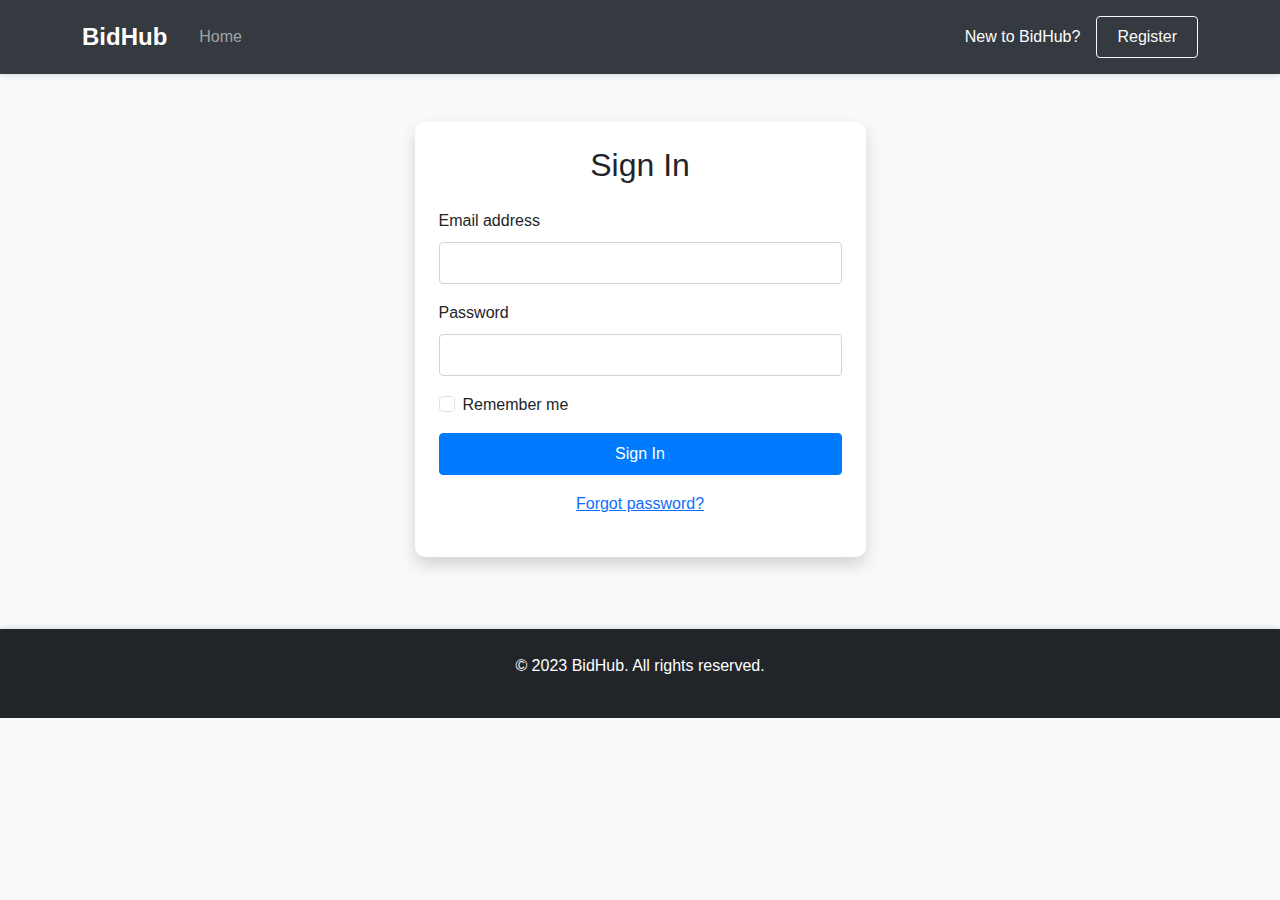
<file: web/src/main/webapp/index.html>
<script>

    const checkUser = async ()=>{

        const response = await fetch("http://localhost:8080/bcd_one/checkUser");
        if (response.ok){
            console.log("ok");

            let data = await response.json();

            if (data.success){
                console.log("Success");
                window.location.href = 'home.html?name=' + data.message;
            }
        }

    };

    checkUser();
</script>


<!DOCTYPE html>
<html lang="en">
<head>
    <meta charset="UTF-8">
    <meta name="viewport" content="width=device-width, initial-scale=1.0">
    <title>Sign In - BidHub</title>
    <!-- Bootstrap CSS -->
    <link href="https://cdn.jsdelivr.net/npm/bootstrap@5.3.0-alpha1/dist/css/bootstrap.min.css" rel="stylesheet">
    <!-- Font Awesome -->
    <link rel="stylesheet" href="https://cdnjs.cloudflare.com/ajax/libs/font-awesome/6.0.0/css/all.min.css">
    <!-- Custom CSS -->
    <link rel="stylesheet" href="css/style.css">
</head>
<body>
<!-- Navigation -->
<nav class="navbar navbar-expand-lg navbar-dark bg-dark">
    <div class="container">
        <a class="navbar-brand" href="index.html">BidHub</a>
        <button class="navbar-toggler" type="button" data-bs-toggle="collapse" data-bs-target="#navbarNav">
            <span class="navbar-toggler-icon"></span>
        </button>
        <div class="collapse navbar-collapse" id="navbarNav">
            <ul class="navbar-nav me-auto">
                <li class="nav-item">
                    <a class="nav-link" href="index.html">Home</a>
                </li>
            </ul>
            <div class="d-flex align-items-center">
                <span class="text-white me-3">New to BidHub?</span>
                <a href="register.html" class="btn btn-outline-light">Register</a>
            </div>
        </div>
    </div>
</nav>

<!-- Main Content -->
<div class="container my-5">
    <div class="row justify-content-center">
        <div class="col-md-6 col-lg-5">
            <div class="card shadow">
                <div class="card-body p-4">
                    <h2 class="text-center mb-4">Sign In</h2>
                    <form id="signinForm">
                        <div class="mb-3">
                            <label for="email" class="form-label">Email address</label>
                            <input type="email" class="form-control" id="email" required>
                        </div>
                        <div class="mb-3">
                            <label for="password" class="form-label">Password</label>
                            <input type="password" class="form-control" id="password" required>
                        </div>
                        <div class="mb-3 form-check">
                            <input type="checkbox" class="form-check-input" id="rememberMe">
                            <label class="form-check-label" for="rememberMe">Remember me</label>
                        </div>
                        <button type="submit" class="btn btn-primary w-100">Sign In</button>
                        <div class="text-center mt-3">
                            <a href="#">Forgot password?</a>
                        </div>
                    </form>
                </div>
            </div>
        </div>
    </div>
</div>

<!-- Footer -->
<footer class="bg-dark text-white py-4 mt-5">
    <div class="container text-center">
        <p>&copy; 2023 BidHub. All rights reserved.</p>
    </div>
</footer>

<!-- Bootstrap JS and dependencies -->
<script src="https://cdn.jsdelivr.net/npm/bootstrap@5.3.0-alpha1/dist/js/bootstrap.bundle.min.js"></script>
<!-- Custom JS -->
<script src="js/script.js"></script>
<script>
    document.getElementById('signinForm').addEventListener('submit', async function(e) {
        e.preventDefault();
        const email = document.getElementById('email').value;
        const password = document.getElementById('password').value;

        // Simple validation
        if (email && password) {

            const response = await fetch("http://localhost:8080/bcd_one/signIn?email="+email+"&password="+password);

            if (response.ok){

                let data = await response.json();

                if (data.success){

                    alert('Sign in successful! Redirecting to home page...');
                    window.location.href = 'home.html';

                }else{

                    alert(data.message);

                }

            }



        } else {
            alert('Please fill in all fields');
        }
    });
</script>
</body>
</html>
</file>
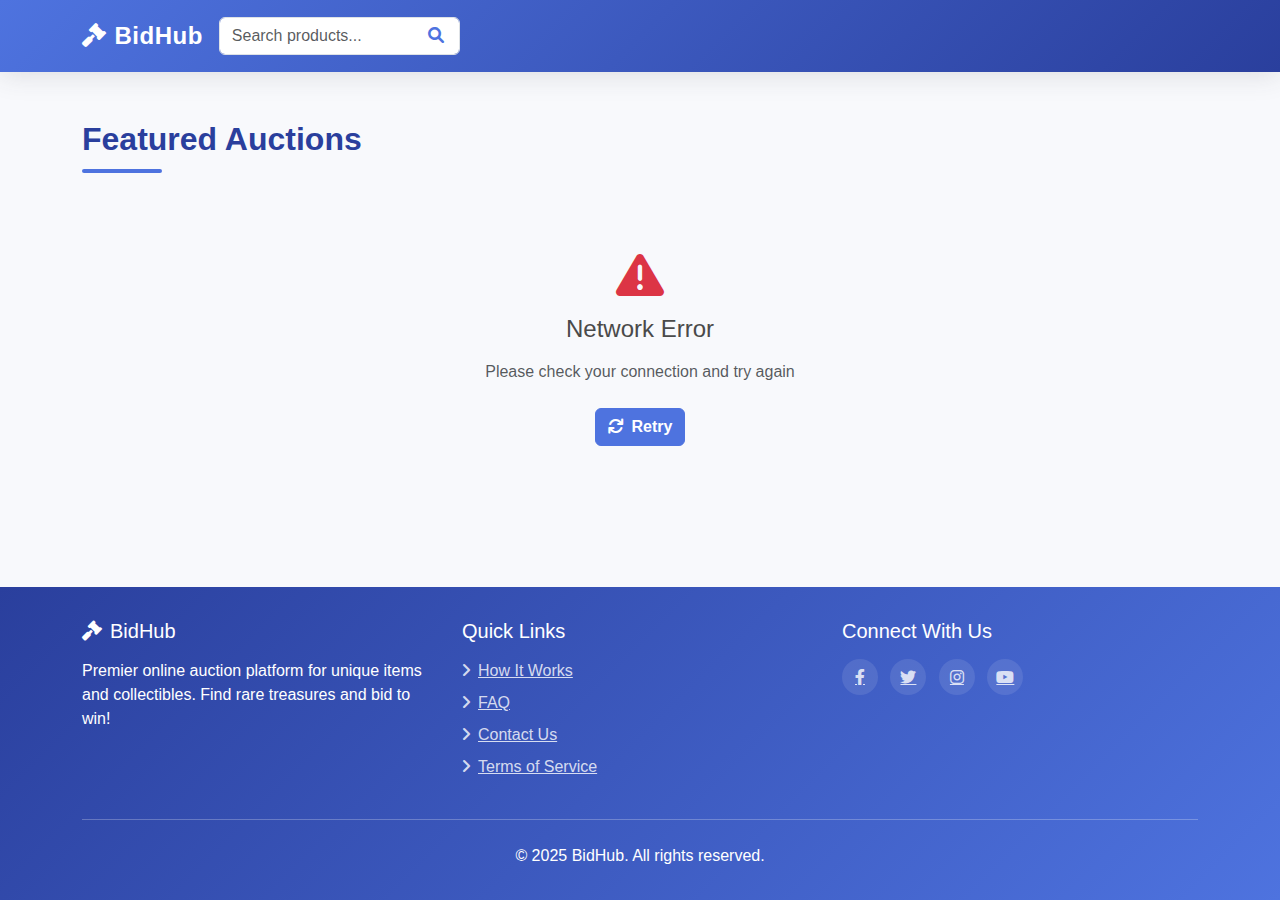
<file: web/src/main/webapp/home.html>
<!--<script>-->
<!--    window.addEventListener('pageshow', function (event) {-->
<!--        if (event.persisted || (window.performance && performance.getEntriesByType("navigation")[0].type === "back_forward")) {-->
<!--            window.location.reload();-->
<!--        }-->
<!--    });-->
<!--</script>-->

<!--<script>-->
<!--    const urlParams = new URLSearchParams(window.location.search);-->
<!--    let userName = urlParams.get('name');-->
<!--    console.log(userName);-->
<!--</script>-->

<!DOCTYPE html>
<html lang="en">
<head>
    <meta charset="UTF-8">
    <meta name="viewport" content="width=device-width, initial-scale=1.0">
    <title>BidHub - Online Bidding Platform</title>
    <meta http-equiv="Cache-Control" content="no-store, no-cache, must-revalidate" />
    <meta http-equiv="Pragma" content="no-cache" />
    <meta http-equiv="Expires" content="0" />
    <script>
        window.addEventListener('pageshow', function (event) {
            if (event.persisted || performance.getEntriesByType("navigation")[0]?.type === "back_forward") {
                location.reload();
            }
        });
    </script>


    <!-- Bootstrap CSS -->
    <link href="https://cdn.jsdelivr.net/npm/bootstrap@5.3.0-alpha1/dist/css/bootstrap.min.css" rel="stylesheet">
    <!-- Font Awesome -->
    <link rel="stylesheet" href="https://cdnjs.cloudflare.com/ajax/libs/font-awesome/6.0.0/css/all.min.css">
    <style>
        :root {
            --primary: #4e73df;
            --secondary: #858796;
            --success: #1cc88a;
            --danger: #e74a3b;
            --warning: #f6c23e;
            --light: #f8f9fc;
            --dark: #5a5c69;
        }

        body {
            font-family: 'Nunito', -apple-system, BlinkMacSystemFont, 'Segoe UI', Roboto, sans-serif;
            background-color: #f8f9fc;
            color: #4a4a4a;
            min-height: 100vh;
            display: flex;
            flex-direction: column;
        }

        .navbar {
            box-shadow: 0 0.15rem 1.75rem 0 rgba(58, 59, 69, 0.15);
            background: linear-gradient(135deg, var(--primary) 0%, #2a3f9d 100%);
            padding: 0.8rem 1rem;
        }

        .navbar-brand {
            font-weight: 800;
            font-size: 1.5rem;
            letter-spacing: 0.5px;
        }

        .card {
            transition: transform 0.3s ease, box-shadow 0.3s ease;
            border: none;
            border-radius: 8px;
            overflow: hidden;
            box-shadow: 0 0.15rem 1.75rem 0 rgba(58, 59, 69, 0.1);
            height: 100%;
        }

        .card:hover {
            transform: translateY(-5px);
            box-shadow: 0 0.5rem 2rem rgba(58, 59, 69, 0.2);
        }

        .product-image-container {
            height: 200px;
            display: flex;
            justify-content: center;
            align-items: center;
            overflow: hidden;
            background: linear-gradient(135deg, #f8f9fc 0%, #eef1f8 100%);
            padding: 15px;
        }

        .product-image {
            max-height: 100%;
            max-width: 100%;
            width: auto;
            height: auto;
            object-fit: contain;
        }

        .countdown-timer {
            font-size: 1rem;
            font-weight: 700;
            color: var(--danger);
            background: rgba(231, 74, 59, 0.1);
            padding: 5px 12px;
            border-radius: 20px;
            display: inline-block;
        }

        .footer {
            background: linear-gradient(135deg, #2a3f9d 0%, var(--primary) 100%);
            color: white;
            margin-top: auto;
            padding: 2rem 0;
        }

        .footer a {
            color: rgba(255, 255, 255, 0.8);
            transition: color 0.3s ease;
        }

        .footer a:hover {
            color: white;
            text-decoration: none;
        }

        .social-icon {
            width: 36px;
            height: 36px;
            display: inline-flex;
            align-items: center;
            justify-content: center;
            background: rgba(255, 255, 255, 0.1);
            border-radius: 50%;
            transition: all 0.3s ease;
            margin-right: 0.5rem;
        }

        .social-icon:hover {
            background: rgba(255, 255, 255, 0.2);
            transform: translateY(-3px);
        }

        .section-title {
            font-weight: 800;
            color: #2a3f9d;
            position: relative;
            padding-bottom: 15px;
            margin-bottom: 30px;
        }

        .section-title::after {
            content: '';
            position: absolute;
            bottom: 0;
            left: 0;
            width: 80px;
            height: 4px;
            background: var(--primary);
            border-radius: 2px;
        }

        .btn-primary {
            background: var(--primary);
            border-color: var(--primary);
            font-weight: 600;
        }

        .btn-primary:hover {
            background: #2a3f9d;
            border-color: #2a3f9d;
        }

        .btn-outline-light:hover {
            color: var(--primary);
        }

        .search-box {
            position: relative;
        }

        .search-btn {
            position: absolute;
            right: 10px;
            top: 50%;
            transform: translateY(-50%);
            background: transparent;
            border: none;
            color: var(--primary);
        }

        .filter-card {
            background: white;
            border-radius: 8px;
            box-shadow: 0 0.15rem 1.75rem 0 rgba(58, 59, 69, 0.1);
            padding: 20px;
            margin-bottom: 30px;
        }

        .loader {
            display: flex;
            justify-content: center;
            align-items: center;
            height: 200px;
        }

        .spinner {
            width: 3rem;
            height: 3rem;
        }

        @media (max-width: 768px) {
            .product-image-container {
                height: 180px;
            }

            .filter-card {
                padding: 15px;
            }
        }
    </style>
</head>
<body>
<!-- Navigation -->
<nav class="navbar navbar-expand-lg navbar-dark">
    <div class="container">
        <a class="navbar-brand" href="index.html">
            <i class="fas fa-gavel me-2"></i>BidHub
        </a>
        <button class="navbar-toggler" type="button" data-bs-toggle="collapse" data-bs-target="#navbarNav">
            <span class="navbar-toggler-icon"></span>
        </button>
        <div class="collapse navbar-collapse" id="navbarNav">
            <!--            <ul class="navbar-nav me-auto">-->
            <!--                <li class="nav-item">-->
            <!--                    <a class="nav-link active" href="index.html">Home</a>-->
            <!--                </li>-->
            <!--                <li class="nav-item">-->
            <!--                    <a class="nav-link" href="#">Categories</a>-->
            <!--                </li>-->
            <!--                <li class="nav-item">-->
            <!--                    <a class="nav-link" href="#">Live Auctions</a>-->
            <!--                </li>-->
            <!--            </ul>-->
            <div class="search-box me-3">
                <input class="form-control me-2" type="search" placeholder="Search products..." id="searchInput">
                <button class="search-btn" type="button">
                    <i class="fas fa-search"></i>
                </button>
            </div>
            <!--            <div class="d-flex align-items-center">-->
            <!--                <a href="signin.html" class="btn btn-outline-light me-2">Sign In</a>-->
            <!--                <a href="register.html" class="btn btn-light">Register</a>-->
            <!--            </div>-->
        </div>
    </div>
</nav>

<!-- Main Content -->
<main class="container my-5">
    <h2 class="section-title">Featured Auctions</h2>

    <!-- Filters Section -->
<!--    <div class="filter-card">-->
<!--        <div class="row g-3">-->
<!--            <div class="col-md-6">-->
<!--                <div class="mb-3">-->
<!--                    <label for="categoryFilter" class="form-label">Category</label>-->
<!--                    <select class="form-select" id="categoryFilter">-->
<!--                        <option selected value="all">All Categories</option>-->
<!--                        <option value="Electronics">Electronics</option>-->
<!--                        <option value="Art">Art</option>-->
<!--                        <option value="Collectibles">Collectibles</option>-->
<!--                        <option value="Jewelry">Jewelry</option>-->
<!--                    </select>-->
<!--                </div>-->
<!--            </div>-->
<!--            <div class="col-md-6">-->
<!--                <div class="mb-3">-->
<!--                    <label for="sortFilter" class="form-label">Sort By</label>-->
<!--                    <select class="form-select" id="sortFilter">-->
<!--                        <option selected value="default">Default</option>-->
<!--                        <option value="ending_soonest">Ending Soonest</option>-->
<!--                        <option value="newest">Newest Listings</option>-->
<!--                        <option value="price_low">Price: Low to High</option>-->
<!--                        <option value="price_high">Price: High to Low</option>-->
<!--                    </select>-->
<!--                </div>-->
<!--            </div>-->
<!--        </div>-->
<!--    </div>-->

    <!-- Product Grid -->
    <div class="row g-4" id="productGrid">
        <div class="loader">
            <div class="spinner-border text-primary spinner" role="status">
                <span class="visually-hidden">Loading...</span>
            </div>
        </div>
    </div>
</main>

<!-- Footer -->
<footer class="footer">
    <div class="container">
        <div class="row">
            <div class="col-md-4 mb-4 mb-md-0">
                <h5><i class="fas fa-gavel me-2"></i>BidHub</h5>
                <p class="mt-3">Premier online auction platform for unique items and collectibles. Find rare treasures
                    and bid to win!</p>
            </div>
            <div class="col-md-4 mb-4 mb-md-0">
                <h5>Quick Links</h5>
                <ul class="list-unstyled mt-3">
                    <li class="mb-2"><a href="#"><i class="fas fa-angle-right me-2"></i>How It Works</a></li>
                    <li class="mb-2"><a href="#"><i class="fas fa-angle-right me-2"></i>FAQ</a></li>
                    <li class="mb-2"><a href="#"><i class="fas fa-angle-right me-2"></i>Contact Us</a></li>
                    <li><a href="#"><i class="fas fa-angle-right me-2"></i>Terms of Service</a></li>
                </ul>
            </div>
            <div class="col-md-4">
                <h5>Connect With Us</h5>
                <div class="mt-3">
                    <a href="#" class="social-icon"><i class="fab fa-facebook-f"></i></a>
                    <a href="#" class="social-icon"><i class="fab fa-twitter"></i></a>
                    <a href="#" class="social-icon"><i class="fab fa-instagram"></i></a>
                    <a href="#" class="social-icon"><i class="fab fa-youtube"></i></a>
                </div>
            </div>
        </div>
        <hr class="my-4 bg-light">
        <div class="text-center">
            <p class="mb-0">&copy; 2025 BidHub. All rights reserved.</p>
        </div>
    </div>
</footer>

<!-- Bootstrap JS and dependencies -->
<script src="https://cdn.jsdelivr.net/npm/bootstrap@5.3.0-alpha1/dist/js/bootstrap.bundle.min.js"></script>
<script>
    // WebSocket connection
    const socket = () => {
        var socket = new WebSocket("ws://localhost:8080/bcd_one/ws/bids");

        socket.onopen = () => {
            console.log("WebSocket connected");
        };

        socket.onmessage = event => {
            const data = JSON.parse(event.data);
            console.log("Bid update received:", data);
            // Update UI with new bid information
            updateProductBid(data.productId, data.bidModel.amount);
        };

        socket.onerror = error => {
            console.error("WebSocket error:", error);
        };
    };

    // Update product bid on the page
    function updateProductBid(productId, amount) {
        const productCards = document.querySelectorAll('.product-card');
        productCards.forEach(card => {
            if (card.dataset.id === productId.toString()) {
                console.log("card id" + card.dataset.id)
                const bidElement = card.querySelector('.current-bid');
                if (bidElement) {
                    bidElement.textContent = `$${amount}`;
                }
            }
        });
    }

    // Check user authentication
    const checkUser = async () => {
        try {
            const response = await fetch("http://localhost:8080/bcd_one/checkUser");
            if (response.ok) {
                let data = await response.json();
                if (data.success) {
                    console.log("User authenticated");
                    socket();
                } else {
                    window.location.href = 'index.html';
                }
            }
        } catch (error) {
            console.error('Error checking user:', error);
        }
    };

    // Load products from backend
    async function loadProducts() {
        const productGrid = document.getElementById('productGrid');
        productGrid.innerHTML = '<div class="loader"><div class="spinner-border text-primary spinner" role="status"><span class="visually-hidden">Loading...</span></div></div>';

        try {
            const response = await fetch("http://localhost:8080/bcd_one/loadAuctionItems");
            if (response.ok) {
                const data = await response.json();
                const products = data.auctionProducts;
                console.log(data);

                // Clear loader
                productGrid.innerHTML = '';

                if (products.length === 0) {
                    productGrid.innerHTML = `
                        <div class="col-12 text-center py-5">
                            <i class="fas fa-box-open fa-3x text-muted mb-3"></i>
                            <h4 class="mb-3">No Auction Items Available</h4>
                            <p class="text-muted">Check back later for new auctions</p>
                        </div>
                    `;
                    return;
                }

                products.forEach(product => {
                    const productCard = document.createElement('div');
                    productCard.className = 'col-md-6 col-lg-4 product-card';
                    productCard.dataset.id = product.id;

                    // Parse end date
                    const endDate = new Date(
                        product.endDate.date.year,
                        product.endDate.date.month - 1, // JS months are 0-based
                        product.endDate.date.day,
                        product.endDate.time.hour,
                        product.endDate.time.minute,
                        product.endDate.time.second
                    );

                    // Calculate time remaining
                    const now = new Date();
                    const distance = endDate - now;

                    let timeLeft = "Auction Ended";
                    if (distance > 0) {
                        const days = Math.floor(distance / (1000 * 60 * 60 * 24));
                        const hours = Math.floor((distance % (1000 * 60 * 60 * 24)) / (1000 * 60 * 60));
                        timeLeft = `${days}d ${hours}h`;
                    }

                    let priceCurrent ;
                    if (product.bidCount > 0){
                        priceCurrent = product.currentHighestBid;
                    }else{
                        priceCurrent = product.startingPrice+" (In Starting Price)";

                    }


                    productCard.innerHTML = `
                        <div class="card h-100">
                            <div class="product-image-container">
                                <img src="${product.imageUrl}" class="product-image" alt="${product.name}">
                            </div>
                            <div class="card-body">
                                <h5 class="card-title">${product.name}</h5>
                                <p class="card-text text-muted">${product.description}</p>
                                <div class="d-flex justify-content-between align-items-center mt-4">
                                      <div>
                                        <span class="text-muted">Current Bid:</span>
                                        <h5 class="mb-0 current-bid">$${priceCurrent}</h5>
                                    </div>
                                    <div class="text-end">
                                        <small class="text-muted">Time Left:</small>
                                        <div class="countdown-timer">${timeLeft}</div>
                                    </div>
                                </div>
                            </div>
                            <div class="card-footer bg-transparent border-top-0">
                                <a href="product.html?id=${product.id}" class="btn btn-primary w-100">
                                    <i class="fas fa-gavel me-2"></i>Place Bid
                                </a>
                            </div>
                        </div>
                    `;

                    productGrid.appendChild(productCard);
                });
            } else {
                productGrid.innerHTML = `
                    <div class="col-12 text-center py-5">
                        <i class="fas fa-exclamation-triangle fa-3x text-danger mb-3"></i>
                        <h4 class="mb-3">Failed to Load Auctions</h4>
                        <p class="text-muted">Please try again later</p>
                        <button class="btn btn-primary mt-2" onclick="loadProducts()">
                            <i class="fas fa-sync me-2"></i>Retry
                        </button>
                    </div>
                `;
            }
        } catch (error) {
            console.error('Error loading products:', error);
            productGrid.innerHTML = `
                <div class="col-12 text-center py-5">
                    <i class="fas fa-exclamation-triangle fa-3x text-danger mb-3"></i>
                    <h4 class="mb-3">Network Error</h4>
                    <p class="text-muted">Please check your connection and try again</p>
                    <button class="btn btn-primary mt-2" onclick="loadProducts()">
                        <i class="fas fa-sync me-2"></i>Retry
                    </button>
                </div>
            `;
        }
    }

    // Initialize page
    document.addEventListener('DOMContentLoaded', function () {

        // Check user authentication
        checkUser();
        // Load products
        loadProducts();


        // Search functionality
        document.getElementById('searchInput').addEventListener('input', function () {
            const searchTerm = this.value.toLowerCase().trim();
            const products = document.querySelectorAll('.product-card');

            products.forEach(product => {
                const title = product.querySelector('.card-title').textContent.toLowerCase();
                const description = product.querySelector('.card-text').textContent.toLowerCase();

                if (title.includes(searchTerm) || description.includes(searchTerm)) {
                    product.style.display = 'block';
                } else {
                    product.style.display = 'none';
                }
            });
        });

        // Filter functionality
        // document.getElementById('categoryFilter').addEventListener('change', function () {
        //     // In a real app, you would filter products by category
        //     // For now, we'll just show all products
        //     const products = document.querySelectorAll('.product-card');
        //     products.forEach(product => product.style.display = 'block');
        // });
        //
        // // Sort functionality
        // document.getElementById('sortFilter').addEventListener('change', function () {
        //     // In a real app, you would sort products
        //     // For now, we'll just show all products
        // });
    });
</script>
</body>
</html>
</file>
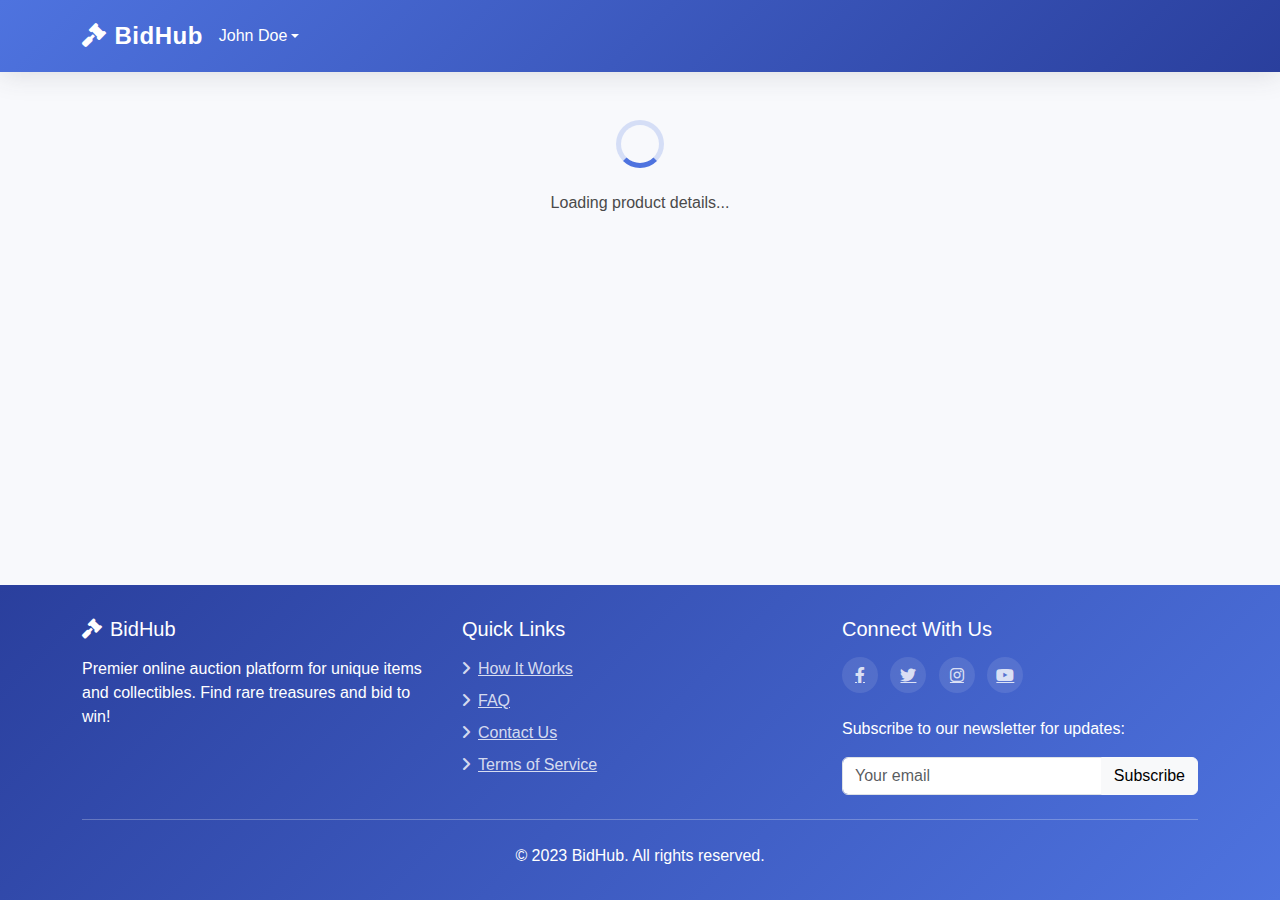
<file: web/src/main/webapp/product.html>
<!DOCTYPE html>
<html lang="en">
<head>
    <meta charset="UTF-8">
    <meta name="viewport" content="width=device-width, initial-scale=1.0">
    <title>BidHub - Auction Platform</title>
    <link href="https://cdn.jsdelivr.net/npm/bootstrap@5.3.0-alpha1/dist/css/bootstrap.min.css" rel="stylesheet">
    <link rel="stylesheet" href="https://cdnjs.cloudflare.com/ajax/libs/font-awesome/6.0.0/css/all.min.css">
    <style>
        :root {
            --primary: #4e73df;
            --secondary: #858796;
            --success: #1cc88a;
            --danger: #e74a3b;
            --warning: #f6c23e;
            --light: #f8f9fc;
            --dark: #5a5c69;
        }

        body {
            font-family: 'Nunito', -apple-system, BlinkMacSystemFont, 'Segoe UI', Roboto, sans-serif;
            background-color: #f8f9fc;
            color: #4a4a4a;
            min-height: 100vh;
            display: flex;
            flex-direction: column;
        }

        .navbar {
            box-shadow: 0 0.15rem 1.75rem 0 rgba(58, 59, 69, 0.15);
            background: linear-gradient(135deg, var(--primary) 0%, #2a3f9d 100%);
            padding: 0.8rem 1rem;
        }

        .navbar-brand {
            font-weight: 800;
            font-size: 1.5rem;
            letter-spacing: 0.5px;
        }

        .product-image-container {
            height: 400px;
            display: flex;
            justify-content: center;
            align-items: center;
            overflow: hidden;
            background: linear-gradient(135deg, #f8f9fc 0%, #eef1f8 100%);
            border-radius: 8px;
            padding: 20px;
            box-shadow: 0 0.15rem 1.75rem 0 rgba(58, 59, 69, 0.1);
        }

        .product-image {
            max-height: 100%;
            max-width: 100%;
            width: auto;
            height: auto;
            object-fit: contain;
            transition: transform 0.3s ease;
        }

        .product-image:hover {
            transform: scale(1.03);
        }

        .bid-info-card {
            border-radius: 8px;
            box-shadow: 0 0.15rem 1.75rem 0 rgba(58, 59, 69, 0.1);
            background: white;
        }

        .countdown-timer {
            font-size: 1.2rem;
            font-weight: 700;
            color: var(--danger);
            background: rgba(231, 74, 59, 0.1);
            padding: 8px 15px;
            border-radius: 30px;
            display: inline-block;
        }

        .bid-btn {
            transition: all 0.2s ease;
            font-weight: 600;
            border-radius: 6px;
        }

        .bid-btn:hover {
            transform: translateY(-2px);
            box-shadow: 0 4px 10px rgba(0, 0, 0, 0.1);
        }

        .auto-bid-section {
            transition: all 0.3s ease;
            overflow: hidden;
        }

        .auto-bid-section.collapsed {
            max-height: 0;
            opacity: 0;
            margin: 0;
            padding: 0;
        }

        .auto-bid-section.expanded {
            max-height: 500px;
            opacity: 1;
            margin-bottom: 1rem;
        }

        .bid-history-card {
            border-radius: 8px;
            box-shadow: 0 0.15rem 1.75rem 0 rgba(58, 59, 69, 0.1);
        }

        .bid-history-row {
            transition: background-color 0.3s ease;
        }

        .bid-history-row:hover {
            background-color: rgba(78, 115, 223, 0.05);
        }

        .footer {
            background: linear-gradient(135deg, #2a3f9d 0%, var(--primary) 100%);
            color: white;
            margin-top: auto;
            padding: 2rem 0;
        }

        .footer a {
            color: rgba(255, 255, 255, 0.8);
            transition: color 0.3s ease;
        }

        .footer a:hover {
            color: white;
            text-decoration: none;
        }

        .social-icon {
            width: 36px;
            height: 36px;
            display: inline-flex;
            align-items: center;
            justify-content: center;
            background: rgba(255, 255, 255, 0.1);
            border-radius: 50%;
            transition: all 0.3s ease;
            margin-right: 0.5rem;
        }

        .social-icon:hover {
            background: rgba(255, 255, 255, 0.2);
            transform: translateY(-3px);
        }

        .product-title {
            font-weight: 800;
            color: #2a3f9d;
            position: relative;
            padding-bottom: 15px;
        }

        .product-title::after {
            content: '';
            position: absolute;
            bottom: 0;
            left: 0;
            width: 80px;
            height: 4px;
            background: var(--primary);
            border-radius: 2px;
        }

        .seller-badge {
            background: var(--success);
            color: white;
            font-size: 0.8rem;
            padding: 3px 10px;
            border-radius: 20px;
        }

        .btn-primary {
            background: var(--primary);
            border-color: var(--primary);
            font-weight: 600;
        }

        .btn-primary:hover {
            background: #2a3f9d;
            border-color: #2a3f9d;
        }

        .btn-outline-primary {
            border-color: var(--primary);
            color: var(--primary);
        }

        .btn-outline-primary:hover {
            background: var(--primary);
            color: white;
        }

        .alert-warning {
            background: rgba(246, 194, 62, 0.15);
            border-color: rgba(246, 194, 62, 0.3);
        }

        @media (max-width: 992px) {
            .product-image-container {
                height: 300px;
            }
        }

        @media (max-width: 768px) {
            .product-image-container {
                height: 250px;
            }

            .bid-btn {
                width: 100%;
                margin-bottom: 10px;
            }
        }

        .zoom-controls {
            position: absolute;
            top: 15px;
            right: 15px;
            z-index: 10;
        }

        .zoom-btn {
            width: 36px;
            height: 36px;
            display: flex;
            align-items: center;
            justify-content: center;
            background: rgba(255, 255, 255, 0.8);
            border-radius: 50%;
            box-shadow: 0 2px 5px rgba(0, 0, 0, 0.1);
            cursor: pointer;
            transition: all 0.3s ease;
        }

        .zoom-btn:hover {
            background: white;
            transform: scale(1.1);
        }

        .bid-increment-btn {
            position: relative;
            overflow: hidden;
        }

        .bid-increment-btn::after {
            content: '+$' attr(data-increment);
            position: absolute;
            top: 0;
            left: 0;
            width: 100%;
            height: 100%;
            display: flex;
            align-items: center;
            justify-content: center;
            background: rgba(255, 255, 255, 0.2);
            opacity: 0;
            transition: opacity 0.3s ease;
        }

        .bid-increment-btn:hover::after {
            opacity: 1;
        }

        .modal-confirm-icon {
            font-size: 4rem;
            color: var(--success);
            margin-bottom: 1.5rem;
        }

        .bid-highlight {
            background-color: rgba(78, 115, 223, 0.1);
            border-left: 4px solid var(--primary);
            padding: 0.5rem 1rem;
            border-radius: 4px;
            transition: all 0.3s ease;
        }

        .bid-highlight-animation {
            animation: highlightBid 1.5s ease;
        }

        @keyframes highlightBid {
            0% {
                background-color: rgba(78, 115, 223, 0.1);
            }
            50% {
                background-color: rgba(78, 115, 223, 0.3);
            }
            100% {
                background-color: rgba(78, 115, 223, 0.1);
            }
        }

        .bid-input-group {
            position: relative;
        }

        .bid-validation {
            position: absolute;
            bottom: -25px;
            left: 0;
            font-size: 0.85rem;
            color: var(--danger);
            opacity: 0;
            transition: opacity 0.3s ease;
        }

        .bid-validation.show {
            opacity: 1;
        }

        .auto-bid-badge {
            background: rgba(28, 200, 138, 0.15);
            color: var(--success);
            padding: 5px 10px;
            border-radius: 20px;
            font-size: 0.9rem;
            display: inline-flex;
            align-items: center;
        }

        .auto-bid-badge i {
            margin-right: 5px;
        }

        .loader {
            width: 48px;
            height: 48px;
            border: 5px solid rgba(78, 115, 223, 0.2);
            border-bottom-color: var(--primary);
            border-radius: 50%;
            display: inline-block;
            animation: rotation 1s linear infinite;
        }

        @keyframes rotation {
            0% {
                transform: rotate(0deg);
            }
            100% {
                transform: rotate(360deg);
            }
        }

        .product-card {
            transition: all 0.3s ease;
            cursor: pointer;
        }

        .product-card:hover {
            transform: translateY(-5px);
            box-shadow: 0 10px 20px rgba(0, 0, 0, 0.1);
        }

        /* New styling for bidder info */
        .bidder-info {
            background-color: #f8f9fc;
            border-radius: 8px;
            padding: 15px;
            margin-bottom: 20px;
            border-left: 4px solid var(--primary);
        }

        /* Status badges */
        .status-badge {
            font-size: 0.75rem;
            padding: 4px 10px;
            border-radius: 20px;
        }

        .active-status {
            background-color: rgba(28, 200, 138, 0.15);
            color: var(--success);
        }

        .inactive-status {
            background-color: rgba(231, 74, 59, 0.15);
            color: var(--danger);
        }
    </style>
</head>
<body>
<!-- Navigation -->
<nav class="navbar navbar-expand-lg navbar-dark">
    <div class="container">
        <a class="navbar-brand" href="#">
            <i class="fas fa-gavel me-2"></i>BidHub
        </a>
        <button class="navbar-toggler" type="button" data-bs-toggle="collapse" data-bs-target="#navbarNav">
            <span class="navbar-toggler-icon"></span>
        </button>
        <div class="collapse navbar-collapse" id="navbarNav">
            <!--            <ul class="navbar-nav me-auto">-->
            <!--                <li class="nav-item">-->
            <!--                    <a class="nav-link active" href="#">Home</a>-->
            <!--                </li>-->
            <!--                <li class="nav-item">-->
            <!--                    <a class="nav-link" href="#">Categories</a>-->
            <!--                </li>-->
            <!--                <li class="nav-item">-->
            <!--                    <a class="nav-link" href="#">Live Auctions</a>-->
            <!--                </li>-->
            <!--            </ul>-->
            <!--            <form class="d-flex me-3">-->
            <!--                <input class="form-control me-2" type="search" placeholder="Search products...">-->
            <!--                <button class="btn btn-outline-light" type="submit">-->
            <!--                    <i class="fas fa-search"></i>-->
            <!--                </button>-->
            <!--            </form>-->
            <div class="d-flex align-items-center">
                <div class="dropdown">
                    <a href="#" class="d-flex align-items-center text-white text-decoration-none dropdown-toggle"
                       id="dropdownUser" data-bs-toggle="dropdown">
                        <!--                        <img src="https://ui-avatars.com/api/?name=John+Doe&background=random" alt="Profile"-->
                        <!--                             class="rounded-circle me-2" width="32" height="32">-->
                        <span id="usersFinalName">John Doe</span>
                    </a>
                    <ul class="dropdown-menu dropdown-menu-end">
                        <!--                        <li><a class="dropdown-item" href="#"><i class="fas fa-user me-2"></i>My Profile</a></li>-->
                        <!--                        <li><a class="dropdown-item" href="#"><i class="fas fa-bullhorn me-2"></i>My Bids</a></li>-->
                        <!--                        <li><a class="dropdown-item" href="#"><i class="fas fa-cog me-2"></i>Settings</a></li>-->
                        <!--                        <li>-->
                        <!--                            <hr class="dropdown-divider">-->
                        <!--                        </li>-->
                        <li>
                            <a class="dropdown-item" onclick="(async function () {

                                const response = await fetch('http://localhost:8080/bcd_one/logOut');

                                if (response.ok){
                                          window.location.href = 'index.html';
                                            alert('Signing out...');
                                }else {
                                     window.location.href = 'index.html';
                                }

  })()">
                                <i class="fas fa-sign-out-alt me-2"></i>Sign Out
                            </a>
                        </li>

                    </ul>
                </div>
            </div>
        </div>
    </div>
</nav>

<!-- Main Content -->
<div class="container my-5">
    <div class="text-center mb-5" id="loadingIndicator">
        <div class="loader"></div>
        <p class="mt-3">Loading product details...</p>
    </div>

    <div id="productContent" style="display:none;">
        <div class="row">
            <!-- Product Image -->
            <div class="col-lg-6 mb-4">
                <div class="position-relative">
                    <div class="product-image-container">
                        <img id="productImage"
                             class="product-image"
                             alt="Product Image">
                    </div>
                    <div class="zoom-controls">
                        <div class="zoom-btn mb-2" onclick="zoomImage(1.1)">
                            <i class="fas fa-search-plus"></i>
                        </div>
                        <div class="zoom-btn" onclick="zoomImage(0.9)">
                            <i class="fas fa-search-minus"></i>
                        </div>
                    </div>
                </div>
            </div>

            <!-- Product Details -->
            <div class="col-lg-6">
                <h1 class="product-title mb-4" id="productTitle"></h1>
                <div class="d-flex align-items-center mb-4">
                    <div class="me-3">
                        <span class="text-muted">Seller:</span>
                        <strong id="productSeller"></strong>
                    </div>
                    <span class="seller-badge" id="sellerBadge">Verified</span>
                </div>

                <div class="bidder-info mb-4">
                    <div class="d-flex justify-content-between mb-2">
                        <span class="text-muted">Current Bidder:</span>
                        <strong id="currentBidder" style="color: #003366;">No any Bid</strong>
                    </div>
                    <div class="d-flex justify-content-between">
                        <span class="text-muted">Email:</span>
                        <strong id="currentBidderEmail" style="color: #006600;">No any Bid</strong>
                    </div>
                </div>

                <div class="mb-4">
                    <p class="fs-5" id="productDescription"></p>
                </div>

                <!-- Bidding Info -->
                <div class="card bid-info-card p-4 mb-4">
                    <div class="row">
                        <div class="col-md-6 mb-3 mb-md-0">
                            <div class="d-flex justify-content-between mb-2">
                                <span class="text-muted">Current Bid:</span>
                                <strong class="fs-5">$<span id="currentBid">0</span></strong>
                            </div>
                            <div class="d-flex justify-content-between">
                                <span class="text-muted">Starting Bid:</span>
                                <strong>$<span id="startingBid">0</span></strong>
                            </div>
                        </div>
                        <div class="col-md-6">
                            <div class="d-flex justify-content-between mb-2">
                                <span class="text-muted">Bids:</span>
                                <strong><span id="bidCount">0</span></strong>
                            </div>
                            <div class="d-flex justify-content-between align-items-center">
                                <span class="text-muted">Time Left:</span>
                                <span class="countdown-timer" id="countdownTimer"></span>
                            </div>
                        </div>
                    </div>

                    <!-- Auto bid status badge -->
                    <div id="autoBidStatus" class="mt-3" style="display: none;">
                        <span class="auto-bid-badge">
                            <i class="fas fa-bolt"></i>
                            Auto bid active: $<span id="activeMaxBid">0</span>
                        </span>
                    </div>
                </div>

                <!-- Bidding Form -->
                <div class="card p-4 mb-4">
                    <h5 class="mb-3">Place Your Bid</h5>

                    <div class="d-flex justify-content-between flex-wrap mb-3">
                        <button class="btn btn-outline-primary bid-btn bid-increment-btn" data-increment="50">+ $50
                        </button>
                        <button class="btn btn-outline-primary bid-btn bid-increment-btn" data-increment="100">+ $100
                        </button>
                        <button class="btn btn-outline-primary bid-btn bid-increment-btn" data-increment="200">+ $200
                        </button>
                        <button class="btn btn-outline-primary bid-btn bid-increment-btn" data-increment="500">+ $500
                        </button>
                    </div>

                    <div class="bid-input-group">
                        <div class="input-group mb-1">
                            <span class="input-group-text">$</span>
                            <input type="number" class="form-control" id="bidAmount" placeholder="Enter your bid amount"
                                   min="0" value="0">
                            <button class="btn btn-primary" type="button" id="placeBidBtn">Place Bid</button>
                        </div>
                        <div class="bid-validation" id="bidValidation">
                            <i class="fas fa-exclamation-circle me-1"></i>
                            <span id="validationMessage"></span>
                        </div>
                    </div>

                    <div class="d-flex align-items-center mb-3">
                        <div class="form-check form-switch me-3">
                            <input class="form-check-input" type="checkbox" id="autoBidToggle"
                                   style="width: 3em; height: 1.5em;">
                            <label class="form-check-label" for="autoBidToggle">Enable Auto Bid</label>
                        </div>
                        <i class="fas fa-info-circle text-muted" data-bs-toggle="tooltip"
                           title="Auto bid will automatically increase your bid to stay ahead of competitors up to your maximum amount"></i>
                    </div>

                    <!-- Expanded Auto Bid Section -->
                    <div id="autoBidContainer" class="auto-bid-section collapsed">
                        <div class="mb-3">
                            <label for="maxBid" class="form-label">Set your maximum bid</label>
                            <div class="input-group mb-2">
                                <span class="input-group-text">$</span>
                                <input type="number" class="form-control" id="maxBid" placeholder="Enter maximum bid">
                            </div>
                            <div class="form-text mb-3">We'll automatically bid for you up to this amount when others
                                outbid you
                            </div>
                            <button class="btn btn-success w-100" id="confirmAutoBidBtn">Confirm Auto Bid</button>
                        </div>
                    </div>

                    <div class="alert alert-warning mt-3">
                        <i class="fas fa-exclamation-circle me-2"></i>
                        By placing a bid, you agree to our Terms of Service and confirm this is a binding offer.
                    </div>
                </div>
            </div>
        </div>

        <!-- Bidding History -->
        <div class="row mt-4">
            <div class="col-12">
                <div class="card bid-history-card">
                    <div class="card-header bg-white py-3">
                        <h5 class="mb-0"><i class="fas fa-history me-2"></i>Bidding History</h5>
                    </div>
                    <div class="card-body">
                        <div class="table-responsive">
                            <table class="table table-borderless">
                                <thead>
                                <tr class="text-muted">
                                    <th>Bidder</th>
                                    <th>Bid Amount</th>
                                    <th>Time</th>
                                    <th>Type</th>
                                </tr>
                                </thead>
                                <tbody id="bidHistory">
                                <!-- Bid history will be populated dynamically -->
                                </tbody>
                            </table>
                        </div>
                    </div>
                </div>
            </div>
        </div>

        <!-- Related Products -->
        <div class="row mt-5">
            <div class="col-12">
                <h3 class="mb-4">Related Products</h3>
                <div class="row" id="relatedProducts">
                    <!-- Related products will be loaded here -->
                </div>
            </div>
        </div>
    </div>
</div>

<!-- Auto Bid Confirmation Modal -->
<div class="modal fade" id="autoBidConfirmModal" tabindex="-1" aria-hidden="true">
    <div class="modal-dialog modal-dialog-centered">
        <div class="modal-content">
            <div class="modal-header border-0 pb-0">
                <button type="button" class="btn-close" data-bs-dismiss="modal" aria-label="Close"></button>
            </div>
            <div class="modal-body text-center px-5">
                <div class="modal-confirm-icon">
                    <i class="fas fa-bolt"></i>
                </div>
                <h3 class="mb-3">Confirm Auto Bid</h3>
                <p>You are setting a maximum bid of <strong>$<span id="confirmMaxBid">0</span></strong>. This means
                    BidHub will automatically place bids for you to maintain your position as the highest bidder, up to
                    this amount.</p>
                <p class="mb-4">Are you sure you want to proceed?</p>
                <div class="d-flex justify-content-center gap-3">
                    <button type="button" class="btn btn-outline-secondary px-4" data-bs-dismiss="modal">Cancel</button>
                    <button type="button" class="btn btn-success px-4" id="finalConfirmAutoBid">Confirm
                    </button>
                </div>
            </div>
            <div class="modal-footer border-0 pt-0 justify-content-center">
                <small class="text-muted">By confirming, you agree to our Terms of Service</small>
            </div>
        </div>
    </div>
</div>

<!-- Footer -->
<footer class="footer">
    <div class="container">
        <div class="row">
            <div class="col-md-4 mb-4 mb-md-0">
                <h5><i class="fas fa-gavel me-2"></i>BidHub</h5>
                <p class="mt-3">Premier online auction platform for unique items and collectibles. Find rare treasures
                    and bid to win!</p>
            </div>
            <div class="col-md-4 mb-4 mb-md-0">
                <h5>Quick Links</h5>
                <ul class="list-unstyled mt-3">
                    <li class="mb-2"><a href="#"><i class="fas fa-angle-right me-2"></i>How It Works</a></li>
                    <li class="mb-2"><a href="#"><i class="fas fa-angle-right me-2"></i>FAQ</a></li>
                    <li class="mb-2"><a href="#"><i class="fas fa-angle-right me-2"></i>Contact Us</a></li>
                    <li><a href="#"><i class="fas fa-angle-right me-2"></i>Terms of Service</a></li>
                </ul>
            </div>
            <div class="col-md-4">
                <h5>Connect With Us</h5>
                <div class="mt-3">
                    <a href="#" class="social-icon"><i class="fab fa-facebook-f"></i></a>
                    <a href="#" class="social-icon"><i class="fab fa-twitter"></i></a>
                    <a href="#" class="social-icon"><i class="fab fa-instagram"></i></a>
                    <a href="#" class="social-icon"><i class="fab fa-youtube"></i></a>
                </div>
                <div class="mt-4">
                    <p>Subscribe to our newsletter for updates:</p>
                    <div class="input-group">
                        <input type="email" class="form-control" placeholder="Your email">
                        <button class="btn btn-light" type="button">Subscribe</button>
                    </div>
                </div>
            </div>
        </div>
        <hr class="my-4 bg-light">
        <div class="text-center">
            <p class="mb-0">&copy; 2023 BidHub. All rights reserved.</p>
        </div>
    </div>
</footer>

<!-- Bootstrap JS and dependencies -->
<script src="https://cdn.jsdelivr.net/npm/bootstrap@5.3.0-alpha1/dist/js/bootstrap.bundle.min.js"></script>
<script>
    let startPrice;
    let currentBidPrice = 0;
    let productId;
    let isHaveAuto = false;
    let autoMaxPrice = 0;
    let isToggleProcessing = false; // Guard against rapid toggling
    let countdownInterval;
    let userName;

    // WebSocket connection
    const socket = () => {
        const socket = new WebSocket("ws://localhost:8080/bcd_one/ws/bids");

        socket.onopen = () => {
            console.log("WebSocket connected");
        };

        socket.onerror = error => {
            console.error("WebSocket error:", error);
        };

        socket.onmessage = (event) => {
            const bid = JSON.parse(event.data);

            if (String(bid.productId) === String(productId)) {
                let bidHistoryUpdateSocket = bid.bidHistory;

                currentBidPrice = bid.bidModel.amount;
                document.getElementById('currentBid').textContent = currentBidPrice;

                document.getElementById('bidAmount').min = currentBidPrice + 50;
                document.getElementById('bidAmount').value = currentBidPrice + 50;
                document.getElementById('bidCount').textContent = bid.bidCount;
                document.getElementById("currentBidder").textContent = bid.bidModel.bidder.firstName + " " + bid.bidModel.bidder.lastName;
                document.getElementById("currentBidderEmail").textContent = bid.bidModel.bidder.email;

                // Update bid history
                const bidHistory = document.getElementById('bidHistory');
                bidHistory.innerHTML = '';

                for (let i = bidHistoryUpdateSocket.length - 1; i >= 0; i--) {
                    const bid = bidHistoryUpdateSocket[i];
                    const fullName = `${bid.bidder.firstName} ${bid.bidder.lastName}`;
                    const time = new Date(
                        bid.time.date.year,
                        bid.time.date.month - 1,
                        bid.time.date.day,
                        bid.time.time.hour,
                        bid.time.time.minute,
                        bid.time.time.second
                    ).toLocaleString();

                    const row = document.createElement('tr');
                    row.className = 'bid-history-row';
                    row.innerHTML = `
                        <td>
                            <img src="https://ui-avatars.com/api/?name=${encodeURIComponent(fullName)}&background=random" class="rounded-circle me-2" width="24" height="24">
                            ${fullName}
                        </td>
                        <td class="fw-bold">$${bid.amount.toLocaleString()}</td>
                        <td>${time}</td>
                        <td><span class="badge ${bid.type === 'AutoBid' ? 'bg-info' : 'bg-primary'}">${bid.type}</span></td>
                    `;
                    bidHistory.appendChild(row);
                }

                // Check if auto-bid should be disabled (only if active and max reached)
                if (isHaveAuto && currentBidPrice >= autoMaxPrice) {
                    console.log("Auto-bid limit reached - turning off auto-bid");

                    // Reset auto-bid state
                    isHaveAuto = false;
                    autoMaxPrice = 0;

                    // Only update UI if toggle is currently checked
                    if (document.getElementById('autoBidToggle').checked) {
                        document.getElementById('autoBidToggle').checked = false;
                        document.getElementById('autoBidContainer').classList.remove('expanded');
                        document.getElementById('autoBidContainer').classList.add('collapsed');
                    }

                    // Update UI elements
                    document.getElementById('autoBidStatus').style.display = 'none';
                    document.getElementById('activeMaxBid').textContent = '';

                    // Re-enable input and button
                    document.getElementById('maxBid').disabled = false;
                    document.getElementById('confirmAutoBidBtn').disabled = false;

                    // Remove success alert
                    const alertBox = document.querySelector('.alert.alert-success');
                    if (alertBox) alertBox.remove();
                }
            }
        };
    };

    // Check user authentication
    const checkUser = async () => {
        const response = await fetch("http://localhost:8080/bcd_one/checkUser");
        if (response.ok) {
            let data = await response.json();
            if (data.success) {
                socket();
            } else {
                window.location.href = 'index.html';
            }
        }
    };

    // Load product data
    async function loadProduct(productId) {
        document.getElementById('loadingIndicator').style.display = 'block';
        document.getElementById('productContent').style.display = 'none';

        const response = await fetch("http://localhost:8080/bcd_one/singleAuction?Id=" + productId);

        if (response.ok) {
            const data = await response.json();

            if (data.success) {
                const productAuction = data.message.product;
                const bidHistoryMain = data.message.bidHistory;
                userName = data.message.userModel.firstName + " " + data.message.userModel.lastName;

                // Handle auto-bid data if exists
                if (data.message.autoBidData != null) {
                    isHaveAuto = true;
                    autoMaxPrice = data.message.autoBidData.AutoValue;

                    const autoBidContainer = document.getElementById('autoBidContainer');
                    autoBidContainer.classList.remove('collapsed');
                    autoBidContainer.classList.add('expanded');
                    document.getElementById('maxBid').value = autoMaxPrice;
                    document.getElementById('autoBidToggle').checked = true;

                    document.getElementById('autoBidStatus').style.display = 'block';
                    document.getElementById('activeMaxBid').textContent = autoMaxPrice;
                    document.getElementById('maxBid').disabled = true;
                    document.getElementById('confirmAutoBidBtn').disabled = true;

                    const successAlert = document.createElement('div');
                    successAlert.className = 'alert alert-success mt-3';
                    successAlert.innerHTML = `
                        <i class="fas fa-check-circle me-2"></i>
                        Auto bid activated! We'll bid for you up to $${autoMaxPrice}
                    `;
                    document.querySelector('.card.p-4.mb-4').appendChild(successAlert);
                }

                // Calculate time left
                const endDate = new Date(
                    productAuction.endDate.date.year,
                    productAuction.endDate.date.month - 1,
                    productAuction.endDate.date.day,
                    productAuction.endDate.time.hour,
                    productAuction.endDate.time.minute,
                    0
                );

                const now = new Date();
                let diffMs = endDate - now;
                let timeLeft = "Expired";

                if (diffMs > 0) {
                    const seconds = Math.floor(diffMs / 1000) % 60;
                    const minutes = Math.floor(diffMs / (1000 * 60)) % 60;
                    const hours = Math.floor(diffMs / (1000 * 60 * 60)) % 24;
                    const days = Math.floor(diffMs / (1000 * 60 * 60 * 24));
                    timeLeft = `${days}d ${hours}h ${minutes}m ${seconds}s`;
                }

                // Populate product data
                document.getElementById('productTitle').textContent = productAuction.name;
                document.getElementById('productDescription').textContent = productAuction.description;
                document.getElementById('productSeller').textContent = productAuction.SellerName;
                document.getElementById('productImage').src = productAuction.imageUrl;
                document.getElementById('currentBid').textContent = productAuction.currentHighestBid.toLocaleString();
                document.getElementById('startingBid').textContent = productAuction.startingPrice.toLocaleString();
                document.getElementById('bidCount').textContent = productAuction.bidCount;
                document.getElementById('countdownTimer').textContent = timeLeft;

                document.getElementById("usersFinalName").textContent = userName;

                document.getElementById('bidAmount').min = productAuction.currentHighestBid === 0
                    ? productAuction.startingPrice + 50
                    : productAuction.currentHighestBid + 50;

                document.getElementById('bidAmount').value = productAuction.currentHighestBid === 0
                    ? productAuction.startingPrice + 50
                    : productAuction.currentHighestBid + 50;

                startPrice = productAuction.startingPrice;
                currentBidPrice = productAuction.currentHighestBid;

                if (bidHistoryMain.length > 0) {
                    document.getElementById("currentBidder").textContent = productAuction.highestBidder.firstName + " " + productAuction.highestBidder.lastName;
                    document.getElementById("currentBidderEmail").textContent = productAuction.highestBidder.email;
                }

                // Populate bid history
                const bidHistory = document.getElementById('bidHistory');
                bidHistory.innerHTML = '';

                for (let i = bidHistoryMain.length - 1; i >= 0; i--) {
                    const bid = bidHistoryMain[i];
                    const fullName = `${bid.bidder.firstName} ${bid.bidder.lastName}`;
                    const time = new Date(
                        bid.time.date.year,
                        bid.time.date.month - 1,
                        bid.time.date.day,
                        bid.time.time.hour,
                        bid.time.time.minute,
                        bid.time.time.second
                    ).toLocaleString();

                    const row = document.createElement('tr');
                    row.className = 'bid-history-row';
                    row.innerHTML = `
                        <td>
                            <img src="https://ui-avatars.com/api/?name=${encodeURIComponent(fullName)}&background=random" class="rounded-circle me-2" width="24" height="24">
                            ${fullName}
                        </td>
                        <td class="fw-bold">$${bid.amount.toLocaleString()}</td>
                        <td>${time}</td>
                        <td><span class="badge ${bid.type === 'AutoBid' ? 'bg-info' : 'bg-primary'}">${bid.type}</span></td>
                    `;
                    bidHistory.appendChild(row);
                }

                // Hide loader and show content
                document.getElementById('loadingIndicator').style.display = 'none';
                document.getElementById('productContent').style.display = 'block';

                // Start countdown
                startCountdown();
            } else {
                window.location.href = 'home.html';
            }
        } else {
            window.location.href = 'home.html';
        }
    }

    // Image zoom functionality
    function zoomImage(scale) {
        const img = document.getElementById('productImage');
        let currentScale = parseFloat(img.style.transform.replace('scale(', '').replace(')', '')) || 1;
        currentScale *= scale;

        // Limit zoom range
        if (currentScale < 0.5) currentScale = 0.5;
        if (currentScale > 3) currentScale = 3;

        img.style.transform = `scale(${currentScale})`;
        img.style.transformOrigin = 'center center';
    }

    // Auto bid toggle
    function setupAutoBidToggle() {
        document.getElementById('autoBidToggle').addEventListener('change', async function () {
            if (isToggleProcessing) return;
            isToggleProcessing = true;

            try {
                const autoBidContainer = document.getElementById('autoBidContainer');

                if (this.checked) {
                    autoBidContainer.classList.remove('collapsed');
                    autoBidContainer.classList.add('expanded');
                } else {
                    if (isHaveAuto) {
                        const response = await fetch("http://localhost:8080/bcd_one/unregisterAuto?productId=" + productId);

                        if (response.ok) {
                            const dataUnregisterAutoBidding = await response.json();

                            if (dataUnregisterAutoBidding.success) {
                                isHaveAuto = false;
                                autoMaxPrice = 0;
                                alert("Successfully unregistered your auto-bid for this product");

                                document.getElementById('autoBidStatus').style.display = 'none';
                                document.getElementById('activeMaxBid').textContent = '';

                                document.getElementById('maxBid').disabled = false;
                                document.getElementById('confirmAutoBidBtn').disabled = false;

                                const alertBox = document.querySelector('.alert.alert-success');
                                if (alertBox) alertBox.remove();
                            }
                        }
                    }

                    autoBidContainer.classList.remove('expanded');
                    autoBidContainer.classList.add('collapsed');
                }
            } finally {
                isToggleProcessing = false;
            }
        });
    }

    // Bid button functionality
    function setupBidButtons() {
        document.querySelectorAll('.bid-increment-btn').forEach(button => {
            button.addEventListener('click', function () {
                const increment = parseInt(this.getAttribute('data-increment'));
                let newBid;

                if (currentBidPrice === 0) {
                    newBid = startPrice + increment;
                } else {
                    newBid = currentBidPrice + increment;
                }

                document.getElementById('bidAmount').value = newBid;
                highlightBidInput();
                hideValidation();
            });
        });
    }

    // Confirm Auto Bid button
    function setupAutoBidConfirmation() {
        document.getElementById('confirmAutoBidBtn').addEventListener('click', async function () {
            const maxBid = document.getElementById('maxBid').value;

            if (!maxBid || isNaN(maxBid)) {
                alert("Please enter a valid maximum bid amount");
                return;
            }

            const currentBid = parseInt(document.getElementById('currentBid').textContent.replace(/,/g, ''));
            if (parseInt(maxBid) <= (currentBidPrice == 0 ? startPrice : currentBidPrice)) {
                alert("Your maximum bid must be higher than the current bid");
                return;
            }

            document.getElementById('confirmMaxBid').textContent = maxBid;
            autoBidModal.show();
        });
    }

    // Final confirmation for auto bid
    function setupFinalAutoBidConfirmation() {
        document.getElementById('finalConfirmAutoBid').addEventListener('click', async function () {
            document.getElementById('finalConfirmAutoBid').disabled = true;
            document.querySelector('[data-bs-dismiss="modal"]').disabled = true;

            const maxBid = document.getElementById('maxBid').value;

            const response = await fetch("http://localhost:8080/bcd_one/autoBid?maxPrice=" + maxBid + "&productId=" + productId);

            if (response.ok) {
                const data = await response.json();

                if (data.success) {
                    isHaveAuto = true;
                    autoMaxPrice = maxBid;

                    document.getElementById('autoBidStatus').style.display = 'block';
                    document.getElementById('activeMaxBid').textContent = maxBid;
                    document.getElementById('maxBid').disabled = true;
                    document.getElementById('confirmAutoBidBtn').disabled = true;

                    const successAlert = document.createElement('div');
                    successAlert.className = 'alert alert-success mt-3';
                    successAlert.innerHTML = `
                        <i class="fas fa-check-circle me-2"></i>
                        Auto bid activated! We'll bid for you up to $${maxBid}
                    `;
                    document.querySelector('.card.p-4.mb-4').appendChild(successAlert);
                } else {
                    alert("AutoBid option is currently unavailable. Please try again later");
                }
            } else {
                alert("AutoBid option is currently unavailable. Please try again later");
            }

            document.getElementById('finalConfirmAutoBid').disabled = false;
            document.querySelector('[data-bs-dismiss="modal"]').disabled = false;
            autoBidModal.hide();
        });
    }

    // Place bid
    function setupPlaceBidButton() {
        document.getElementById('placeBidBtn').addEventListener('click', async function () {
            const bidAmount = parseInt(document.getElementById('bidAmount').value);
            const currentBid = parseInt(document.getElementById('currentBid').textContent.replace(/,/g, ''));

            if (isHaveAuto) {
                alert("You can't bid manually while AutoBid is activated");
                return;
            }

            if (!bidAmount || isNaN(bidAmount)) {
                alert("Please enter a valid bid amount");
                return;
            }

            if (bidAmount <= currentBidPrice || bidAmount <= startPrice) {
                alert("Your bid must be higher than the current bid");
                return;
            }

            const data = {
                "productId": productId,
                "bidAmount": bidAmount
            };

            const response = await fetch("http://localhost:8080/bcd_one/makeBid", {
                method: "POST",
                headers: {
                    'Content-Type': 'application/json'
                },
                body: JSON.stringify(data)
            });

            if (response.ok) {
                const data = await response.json();

                if (data.success) {
                    document.getElementById('currentBid').textContent = bidAmount.toLocaleString();
                    currentBidPrice = bidAmount;

                    document.getElementById('bidAmount').value = currentBidPrice + 50;
                    document.getElementById('bidAmount').min = currentBidPrice + 50;

                    // // Add to bidding history
                    // const bidHistoryTable = document.getElementById('bidHistory');
                    // const newRow = document.createElement('tr');
                    // newRow.className = 'bid-history-row bid-highlight';
                    // newRow.innerHTML = `
                    //     <td><img src="https://ui-avatars.com/api/?name=John+Doe&background=random" class="rounded-circle me-2" width="24" height="24"> You</td>
                    //     <td class="fw-bold">$${bidAmount.toLocaleString()}</td>
                    //     <td>Just now</td>
                    //     <td><span class="badge bg-primary">Manual</span></td>
                    // `;
                    // bidHistoryTable.insertBefore(newRow, bidHistoryTable.firstChild);
                    //
                    // // Add animation effect
                    // setTimeout(() => {
                    //     newRow.classList.add('bid-highlight-animation');
                    // }, 10);

                    hideValidation();
                    showBidSuccessToast(bidAmount);
                }
            }
        });
    }

    // Countdown functionality
    function startCountdown() {
        countdownInterval = setInterval(updateCountdown, 1000);
    }

    function updateCountdown() {
        const timer = document.getElementById('countdownTimer');
        const parts = timer.textContent.split(' ');

        if (parts[0] === "Expired") return;

        let days = parseInt(parts[0]);
        let hours = parseInt(parts[1]);
        let minutes = parseInt(parts[2]);
        let seconds = parts[3] ? parseInt(parts[3]) : 0;

        // Decrement time
        seconds--;

        if (seconds < 0) {
            seconds = 59;
            minutes--;

            if (minutes < 0) {
                minutes = 59;
                hours--;

                if (hours < 0) {
                    hours = 23;
                    days--;

                    if (days < 0) {
                        timer.textContent = "Auction Ended";
                        document.getElementById('placeBidBtn').disabled = true;
                        document.querySelectorAll('.bid-btn').forEach(btn => {
                            btn.disabled = true;
                        });
                        clearInterval(countdownInterval);
                        return;
                    }
                }
            }
        }

        timer.textContent = `${days}d ${hours}h ${minutes}m ${seconds}s`;
    }

    // Helper functions
    function hideValidation() {
        document.getElementById('bidValidation').classList.remove('show');
    }

    function highlightBidInput() {
        const input = document.getElementById('bidAmount');
        input.focus();
        input.classList.add('highlight');

        setTimeout(() => {
            input.classList.remove('highlight');
        }, 1000);
    }

    function showBidSuccessToast(bidAmount) {
        const toastEl = document.createElement('div');
        toastEl.className = 'toast align-items-center text-white bg-success border-0 position-fixed bottom-0 end-0 m-3';
        toastEl.setAttribute('role', 'alert');
        toastEl.setAttribute('aria-live', 'assertive');
        toastEl.setAttribute('aria-atomic', 'true');
        toastEl.style.zIndex = '1050';

        toastEl.innerHTML = `
            <div class="d-flex">
                <div class="toast-body">
                    <i class="fas fa-check-circle me-2"></i>
                    Bid placed successfully for $${bidAmount.toLocaleString()}
                </div>
                <button type="button" class="btn-close btn-close-white me-2 m-auto" data-bs-dismiss="toast" aria-label="Close"></button>
            </div>
        `;

        document.body.appendChild(toastEl);

        const toast = new bootstrap.Toast(toastEl);
        toast.show();

        setTimeout(() => {
            toastEl.remove();
        }, 3000);
    }

    // Initialize the application
    function initApp() {
        // Initialize tooltips
        const tooltipTriggerList = [].slice.call(document.querySelectorAll('[data-bs-toggle="tooltip"]'));
        tooltipTriggerList.map(tooltipTriggerEl => {
            return new bootstrap.Tooltip(tooltipTriggerEl);
        });

        // Initialize modal
        autoBidModal = new bootstrap.Modal(document.getElementById('autoBidConfirmModal'), {
            backdrop: 'static'
        });

        // Set up event handlers
        setupAutoBidToggle();
        setupBidButtons();
        setupAutoBidConfirmation();
        setupFinalAutoBidConfirmation();
        setupPlaceBidButton();

        // Load product data
        const urlParams = new URLSearchParams(window.location.search);
        productId = urlParams.get('id');
        loadProduct(productId);


        // Check user authentication
        checkUser();
    }

    // Initialize when DOM is loaded
    document.addEventListener('DOMContentLoaded', initApp);
</script>
</body>
</html>
</file>
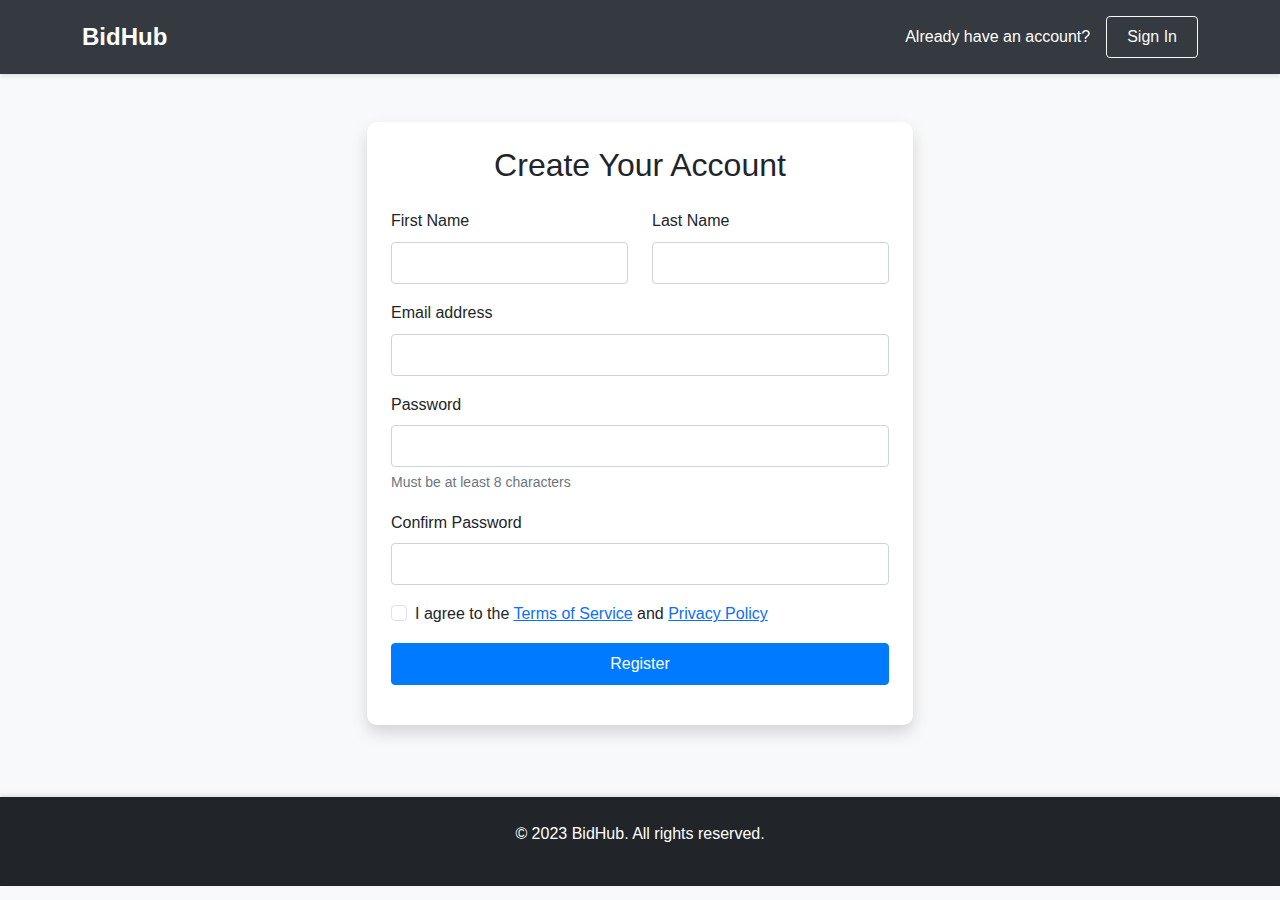
<file: web/src/main/webapp/register.html>
<script>

    const checkUser = async ()=>{

        const response = await fetch("http://localhost:8080/bcd_one/checkUser");
        if (response.ok){
            console.log("ok");

            let data = await response.json();

            if (data.success){
                console.log("Success");
                window.location.href = 'home.html';
            }
        }

    };

    checkUser();
</script>

<!DOCTYPE html>
<html lang="en">
<head>
    <meta charset="UTF-8">
    <meta name="viewport" content="width=device-width, initial-scale=1.0">
    <title>Register - BidHub</title>
    <!-- Bootstrap CSS -->
    <link href="https://cdn.jsdelivr.net/npm/bootstrap@5.3.0-alpha1/dist/css/bootstrap.min.css" rel="stylesheet">
    <!-- Font Awesome -->
    <link rel="stylesheet" href="https://cdnjs.cloudflare.com/ajax/libs/font-awesome/6.0.0/css/all.min.css">
    <!-- Custom CSS -->
    <link rel="stylesheet" href="css/style.css">
</head>
<body>
<!-- Navigation -->
<nav class="navbar navbar-expand-lg navbar-dark bg-dark">
    <div class="container">
        <a class="navbar-brand" href="#">BidHub</a>
        <button class="navbar-toggler" type="button" data-bs-toggle="collapse" data-bs-target="#navbarNav">
            <span class="navbar-toggler-icon"></span>
        </button>
        <div class="collapse navbar-collapse" id="navbarNav">
            <ul class="navbar-nav me-auto">
<!--                <li class="nav-item">-->
<!--                    <a class="nav-link" href="index.html">Home</a>-->
<!--                </li>-->
            </ul>
            <div class="d-flex align-items-center">
                <span class="text-white me-3">Already have an account?</span>
                <a href="index.html" class="btn btn-outline-light">Sign In</a>
            </div>
        </div>
    </div>
</nav>

<!-- Main Content -->
<div class="container my-5">
    <div class="row justify-content-center">
        <div class="col-md-8 col-lg-6">
            <div class="card shadow">
                <div class="card-body p-4">
                    <h2 class="text-center mb-4">Create Your Account</h2>
                    <form id="registerForm">
                        <div class="row">
                            <div class="col-md-6 mb-3">
                                <label for="firstName" class="form-label">First Name</label>
                                <input type="text" class="form-control" id="firstName" required>
                            </div>
                            <div class="col-md-6 mb-3">
                                <label for="lastName" class="form-label">Last Name</label>
                                <input type="text" class="form-control" id="lastName" required>
                            </div>
                        </div>
                        <div class="mb-3">
                            <label for="email" class="form-label">Email address</label>
                            <input type="email" class="form-control" id="email" required>
                        </div>
                        <div class="mb-3">
                            <label for="password" class="form-label">Password</label>
                            <input type="password" class="form-control" id="password" required>
                            <div class="form-text">Must be at least 8 characters</div>
                        </div>
                        <div class="mb-3">
                            <label for="confirmPassword" class="form-label">Confirm Password</label>
                            <input type="password" class="form-control" id="confirmPassword" required>
                        </div>
                        <div class="mb-3 form-check">
                            <input type="checkbox" class="form-check-input" id="terms" required>
                            <label class="form-check-label" for="terms">I agree to the <a href="#">Terms of Service</a> and <a href="#">Privacy Policy</a></label>
                        </div>
                        <button type="submit" class="btn btn-primary w-100">Register</button>
                    </form>
                </div>
            </div>
        </div>
    </div>
</div>

<!-- Footer -->
<footer class="bg-dark text-white py-4 mt-5">
    <div class="container text-center">
        <p>&copy; 2023 BidHub. All rights reserved.</p>
    </div>
</footer>

<!-- Bootstrap JS and dependencies -->
<script src="https://cdn.jsdelivr.net/npm/bootstrap@5.3.0-alpha1/dist/js/bootstrap.bundle.min.js"></script>
<!-- Custom JS -->
<script src="js/script.js"></script>
<script>
    document.getElementById('registerForm').addEventListener('submit', async function(e) {
        e.preventDefault();

        const firstName = document.getElementById('firstName').value;
        const lastName = document.getElementById('lastName').value;
        const email = document.getElementById('email').value;
        const password = document.getElementById('password').value;
        const confirmPassword = document.getElementById('confirmPassword').value;

        // Simple validation
        if (!firstName || !lastName || !email || !password || !confirmPassword) {
            alert('Please fill in all fields');
            return;
        }

        if (password !== confirmPassword) {
            alert('Passwords do not match');
            return;
        }

        if (password.length < 4) {
            alert('Password must be at least 8 characters');
            return;
        }

        if (!document.getElementById('terms').checked) {
            alert('You must agree to the terms and conditions');
            return;
        }




        const userData = {
            firstName : firstName,
            lastName : lastName,
            email : email,
            password : password
        }

        const response = await fetch("http://localhost:8080/bcd_one/register",{
            method:'POST',
            headers:{
                'Content-Type': 'application/json'
            },
            body : JSON.stringify(userData)
        });

        if (response.ok){

            const data = await response.json();

            if (data.success){

                alert('Registration successful! Redirecting to sign in page...');
                window.location.href = 'index.html';

            }else{

                alert(data.message);

            }

        }




        // window.location.href = 'signin.html';
    });
</script>
</body>
</html>
</file>
<file: web/src/main/webapp/css/style.css>
body {
    font-family: 'Segoe UI', Tahoma, Geneva, Verdana, sans-serif;
    background-color: #f8f9fa;
    color: #333;
    line-height: 1.6;
}

/* Navigation */
.navbar {
    box-shadow: 0 2px 4px rgba(0, 0, 0, 0.1);
    background-color: #343a40 !important;
    padding: 0.8rem 1rem;
}

.navbar-brand {
    font-weight: 700;
    font-size: 1.5rem;
    color: #fff !important;
}

.nav-link {
    font-weight: 500;
    padding: 0.5rem 1rem !important;
}

.nav-link.active {
    color: #fff !important;
    background-color: rgba(255, 255, 255, 0.1);
    border-radius: 4px;
}

/* Dropdown menu */
.dropdown-menu {
    border: none;
    box-shadow: 0 4px 12px rgba(0, 0, 0, 0.15);
}

.dropdown-item {
    padding: 0.5rem 1.5rem;
}

.dropdown-item:hover {
    background-color: #f8f9fa;
    color: #212529;
}

/* Buttons */
.btn {
    font-weight: 500;
    padding: 0.5rem 1.25rem;
    border-radius: 4px;
    transition: all 0.3s ease;
}

.btn-primary {
    background-color: #007bff;
    border-color: #007bff;
}

.btn-primary:hover {
    background-color: #0069d9;
    border-color: #0062cc;
}

.btn-outline-light:hover {
    color: #343a40;
}

/* Product cards */
.card {
    transition: transform 0.3s ease, box-shadow 0.3s ease;
    border: none;
    border-radius: 10px;
    overflow: hidden;
    box-shadow: 0 4px 6px rgba(0, 0, 0, 0.1);
    margin-bottom: 1.5rem;
}

.card:hover {
    transform: translateY(-5px);
    box-shadow: 0 10px 20px rgba(0, 0, 0, 0.1);
}

.card-title {
    font-weight: 600;
    margin-bottom: 0.75rem;
}

.card-text {
    color: #6c757d;
    margin-bottom: 1rem;
}

.product-image {
    height: 200px;
    object-fit: cover;
    width: 100%;
}

.card-footer {
    background-color: rgba(0, 0, 0, 0.03);
    border-top: none;
    padding: 1rem;
}

/* Bidding page */
#productImage {
    max-height: 400px;
    object-fit: contain;
    width: 100%;
    background-color: #f8f9fa;
    padding: 1rem;
}

#productTitle {
    font-weight: 700;
    margin-bottom: 1rem;
    color: #212529;
}

#productDescription {
    color: #495057;
    margin-bottom: 1.5rem;
}

.bid-btn {
    width: 30%;
    padding: 0.5rem;
    font-weight: 600;
}

.bid-btn:hover {
    background-color: #e9ecef;
}

/* Countdown timer */
#countdownTimer {
    color: #dc3545;
    font-weight: 600;
}

/* Bidding info card */
.bid-info-card {
    background-color: #f8f9fa;
    border-radius: 8px;
    padding: 1.25rem;
    margin-bottom: 1.5rem;
}

.bid-info-item {
    margin-bottom: 0.5rem;
}

.bid-info-label {
    color: #6c757d;
    font-weight: 500;
}

.bid-info-value {
    font-weight: 600;
    color: #212529;
}

/* Form styles */
.form-control, .form-select {
    padding: 0.5rem 0.75rem;
    border-radius: 4px;
    border: 1px solid #ced4da;
}

.form-control:focus, .form-select:focus {
    border-color: #6c757d;
    box-shadow: 0 0 0 0.25rem rgba(108, 117, 125, 0.25);
}

.form-label {
    font-weight: 500;
    margin-bottom: 0.5rem;
}

.form-text {
    font-size: 0.875rem;
    color: #6c757d;
}

/* Auto bid toggle */
.form-switch .form-check-input {
    width: 2.5em;
    height: 1.5em;
    margin-right: 0.5rem;
}

/* Alerts */
.alert {
    border-radius: 4px;
    padding: 0.75rem 1rem;
}

.alert-warning {
    background-color: #fff3cd;
    border-color: #ffeeba;
    color: #856404;
}

/* Bidding history table */
.table {
    margin-bottom: 0;
}

.table th {
    font-weight: 600;
    background-color: #f8f9fa;
    border-top: none;
}

.table td {
    vertical-align: middle;
    padding: 1rem;
}

/* Footer */
footer {
    box-shadow: 0 -2px 4px rgba(0, 0, 0, 0.1);
    background-color: #343a40;
    color: #fff;
    padding: 2rem 0;
    margin-top: 3rem;
}

footer h5 {
    font-weight: 600;
    margin-bottom: 1rem;
}

footer a {
    color: rgba(255, 255, 255, 0.8);
    text-decoration: none;
    transition: color 0.3s ease;
}

footer a:hover {
    color: #fff;
    text-decoration: underline;
}

footer ul {
    padding-left: 0;
    list-style: none;
}

footer ul li {
    margin-bottom: 0.5rem;
}

.social-icons a {
    display: inline-block;
    width: 36px;
    height: 36px;
    line-height: 36px;
    text-align: center;
    background-color: rgba(255, 255, 255, 0.1);
    border-radius: 50%;
    margin-right: 0.5rem;
    transition: all 0.3s ease;
}

.social-icons a:hover {
    background-color: rgba(255, 255, 255, 0.2);
    text-decoration: none;
}

/* Responsive adjustments */
@media (max-width: 768px) {
    .navbar-brand {
        font-size: 1.25rem;
    }

    .product-image {
        height: 150px;
    }

    .bid-btn {
        width: 100%;
        margin-bottom: 0.5rem;
    }

    footer .col-md-4 {
        margin-bottom: 1.5rem;
    }
}

@media (max-width: 576px) {
    .navbar-collapse {
        padding-top: 1rem;
    }

    .nav-item {
        margin-bottom: 0.5rem;
    }

    .card {
        margin-bottom: 1rem;
    }

    #productImage {
        max-height: 300px;
    }
}

/* Utility classes */
.text-primary {
    color: #007bff !important;
}

.text-success {
    color: #28a745 !important;
}

.text-danger {
    color: #dc3545 !important;
}

.text-muted {
    color: #6c757d !important;
}

.bg-light {
    background-color: #f8f9fa !important;
}

.rounded {
    border-radius: 4px !important;
}

.shadow-sm {
    box-shadow: 0 0.125rem 0.25rem rgba(0, 0, 0, 0.075) !important;
}

/* Animation for new bids */
@keyframes highlightBid {
    0% {
        background-color: rgba(40, 167, 69, 0.1);
    }
    100% {
        background-color: transparent;
    }
}

.new-bid {
    animation: highlightBid 2s ease-out;
}

/* Loading spinner */
.spinner-border {
    width: 1.5rem;
    height: 1.5rem;
    border-width: 0.2em;
}

/* Badges */
.badge {
    font-weight: 500;
    padding: 0.35em 0.65em;
}

.badge-success {
    background-color: #28a745;
}

/* Input group */
.input-group-text {
    background-color: #e9ecef;
    color: #495057;
}

/* Custom scrollbar for tables */
.table-responsive::-webkit-scrollbar {
    height: 6px;
}

.table-responsive::-webkit-scrollbar-track {
    background: #f1f1f1;
}

.table-responsive::-webkit-scrollbar-thumb {
    background: #888;
    border-radius: 3px;
}

.table-responsive::-webkit-scrollbar-thumb:hover {
    background: #555;
}
</file>
